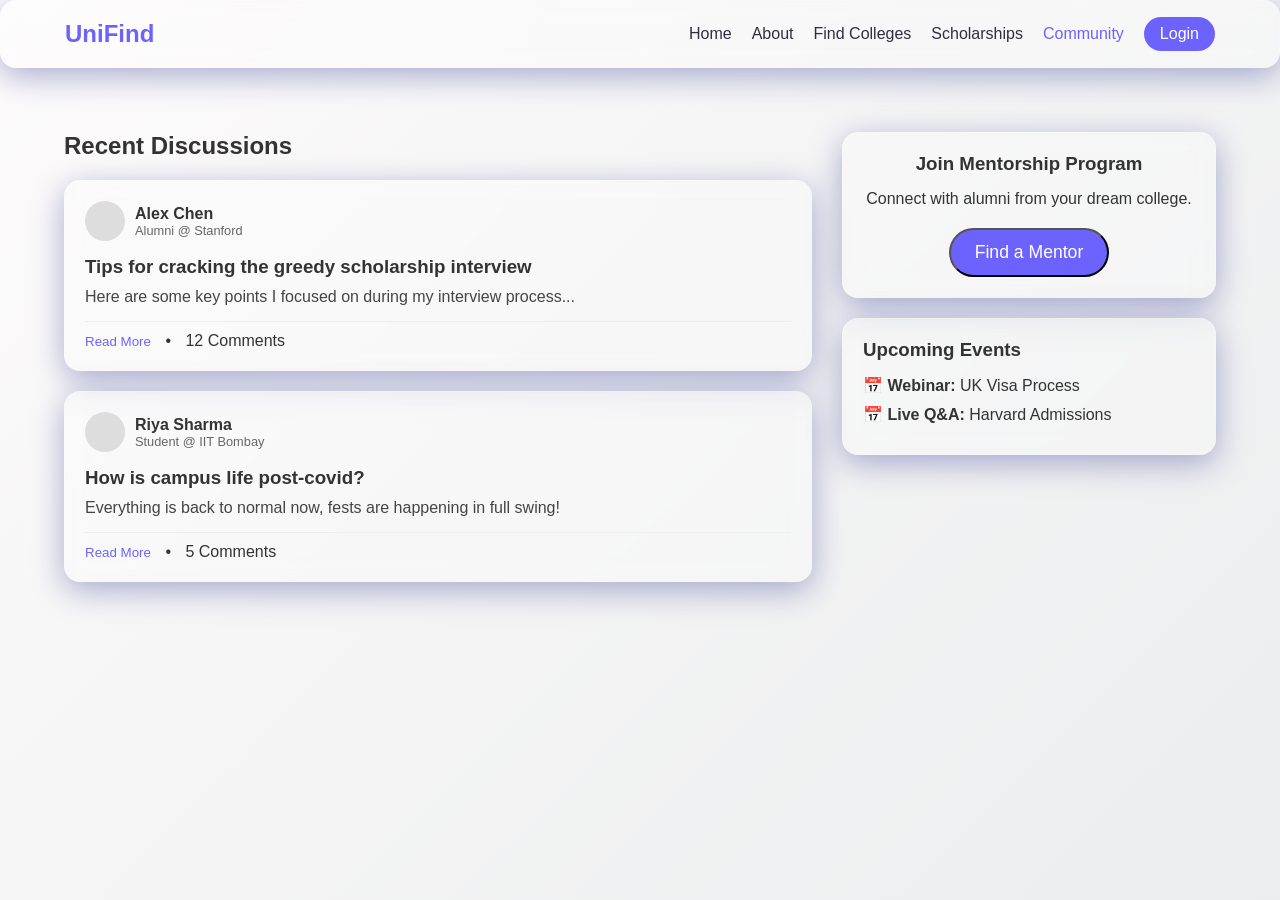
<file: community.html>
<!DOCTYPE html>
<html lang="en">

<head>
    <meta charset="UTF-8">
    <meta name="viewport" content="width=device-width, initial-scale=1.0">
    <title>Community - UniFind</title>
    <link rel="stylesheet" href="css/style.css">
</head>

<body>
    <nav class="glass">
        <a href="index.html" class="logo">UniFind</a>
        <div class="hamburger">
            <div class="line1"></div>
            <div class="line2"></div>
            <div class="line3"></div>
        </div>
        <div class="nav-links">
            <a href="index.html">Home</a>
            <a href="about.html">About</a>
            <a href="search.html">Find Colleges</a>
            <a href="scholarships.html">Scholarships</a>
            <a href="community.html" style="color: var(--primary-color);">Community</a>
            <a href="#" class="auth-btn">Login</a>
        </div>
    </nav>

    <div style="padding: 4rem 5%; display: grid; grid-template-columns: 2fr 1fr; gap: 30px;">
        <main>
            <h2 style="margin-bottom: 20px;">Recent Discussions</h2>

            <div class="glass" style="padding: 20px; margin-bottom: 20px;">
                <div style="display: flex; align-items: center; margin-bottom: 15px;">
                    <div style="width: 40px; height: 40px; background: #ddd; border-radius: 50%; margin-right: 10px;">
                    </div>
                    <div>
                        <strong>Alex Chen</strong>
                        <div style="font-size: 0.8rem; color: #666;">Alumni @ Stanford</div>
                    </div>
                </div>
                <h3>Tips for cracking the greedy scholarship interview</h3>
                <p style="margin-top: 10px; color: #444;">Here are some key points I focused on during my interview
                    process...</p>
                <div style="margin-top: 15px; width: 100%; border-top: 1px solid #eee; padding-top: 10px;">
                    <button style="border: none; background: none; color: var(--primary-color); cursor: pointer;">Read
                        More</button>
                    <span style="margin: 0 10px;">•</span>
                    <span>12 Comments</span>
                </div>
            </div>

            <div class="glass" style="padding: 20px; margin-bottom: 20px;">
                <div style="display: flex; align-items: center; margin-bottom: 15px;">
                    <div style="width: 40px; height: 40px; background: #ddd; border-radius: 50%; margin-right: 10px;">
                    </div>
                    <div>
                        <strong>Riya Sharma</strong>
                        <div style="font-size: 0.8rem; color: #666;">Student @ IIT Bombay</div>
                    </div>
                </div>
                <h3>How is campus life post-covid?</h3>
                <p style="margin-top: 10px; color: #444;">Everything is back to normal now, fests are happening in full
                    swing!</p>
                <div style="margin-top: 15px; width: 100%; border-top: 1px solid #eee; padding-top: 10px;">
                    <button style="border: none; background: none; color: var(--primary-color); cursor: pointer;">Read
                        More</button>
                    <span style="margin: 0 10px;">•</span>
                    <span>5 Comments</span>
                </div>
            </div>

        </main>

        <aside>
            <div class="glass" style="padding: 20px; text-align: center;">
                <h3>Join Mentorship Program</h3>
                <p style="margin: 15px 0 20px;">Connect with alumni from your dream college.</p>
                <button class="cta-btn">Find a Mentor</button>
            </div>

            <div class="glass" style="padding: 20px; margin-top: 20px;">
                <h3>Upcoming Events</h3>
                <ul style="list-style: none; margin-top: 15px;">
                    <li style="margin-bottom: 10px;">📅 <strong>Webinar:</strong> UK Visa Process</li>
                    <li style="margin-bottom: 10px;">📅 <strong>Live Q&A:</strong> Harvard Admissions</li>
                </ul>
            </div>
        </aside>
    </div>
    <script src="js/app.js"></script>
</body>

</html>
</file>
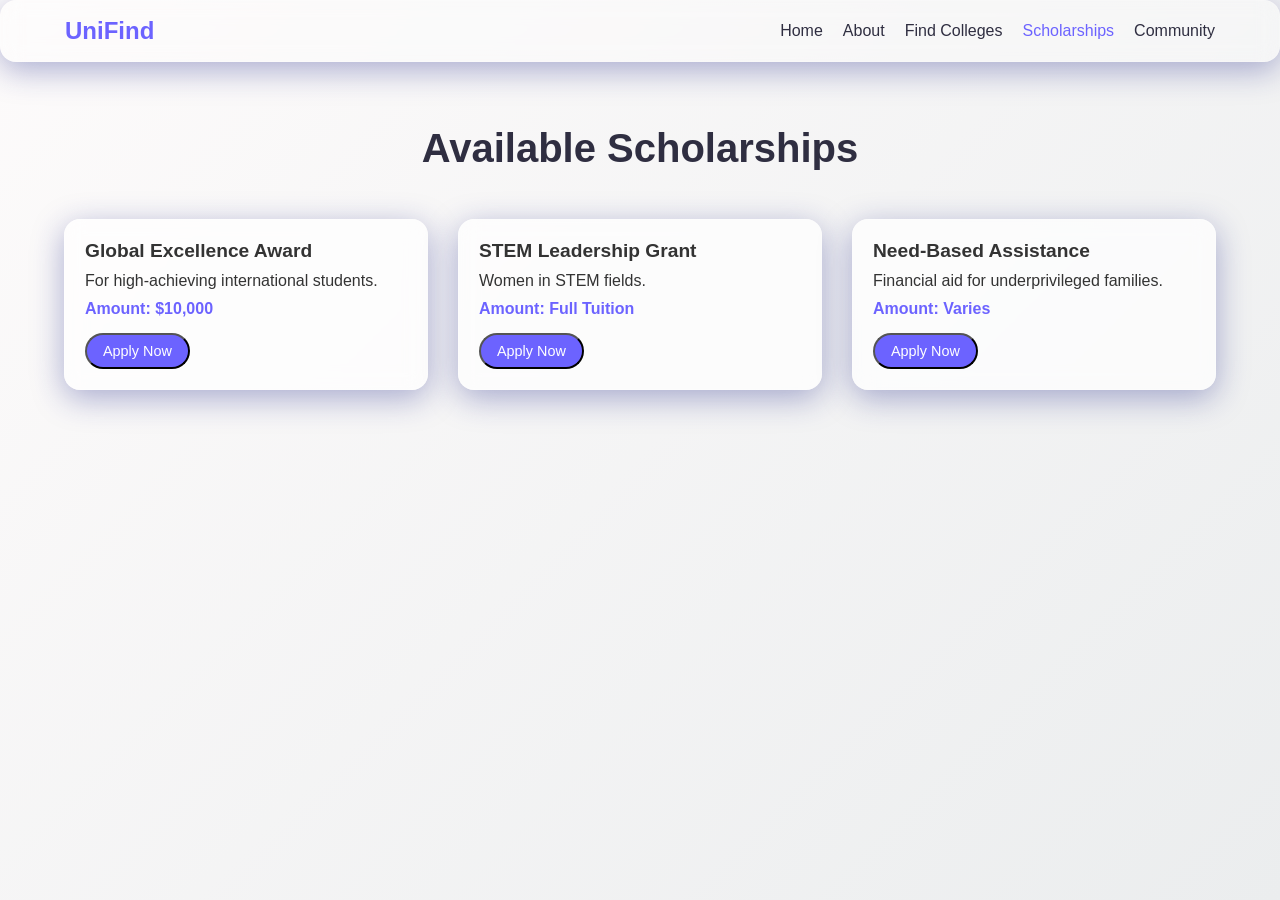
<file: scholarships.html>
<!DOCTYPE html>
<html lang="en">

<head>
    <meta charset="UTF-8">
    <meta name="viewport" content="width=device-width, initial-scale=1.0">
    <title>Scholarships - UniFind</title>
    <link rel="stylesheet" href="css/style.css">
</head>

<body>
    <nav class="glass">
        <a href="index.html" class="logo">UniFind</a>
        <div class="hamburger">
            <div class="line1"></div>
            <div class="line2"></div>
            <div class="line3"></div>
        </div>
        <div class="nav-links">
            <a href="index.html">Home</a>
            <a href="about.html">About</a>
            <a href="search.html">Find Colleges</a>
            <a href="scholarships.html" style="color: var(--primary-color);">Scholarships</a>
            <a href="community.html">Community</a>
        </div>
    </nav>

    <div style="padding: 4rem 5%;">
        <h1 class="section-title">Available Scholarships</h1>

        <div class="college-grid">
            <div class="glass college-card" style="padding: 20px;">
                <h3 class="card-title">Global Excellence Award</h3>
                <p style="margin: 10px 0;">For high-achieving international students.</p>
                <div style="font-weight: bold; color: var(--primary-color); margin-bottom: 15px;">Amount: $10,000</div>
                <button class="cta-btn" style="font-size: 0.9rem; padding: 8px 16px;">Apply Now</button>
            </div>

            <div class="glass college-card" style="padding: 20px;">
                <h3 class="card-title">STEM Leadership Grant</h3>
                <p style="margin: 10px 0;">Women in STEM fields.</p>
                <div style="font-weight: bold; color: var(--primary-color); margin-bottom: 15px;">Amount: Full Tuition
                </div>
                <button class="cta-btn" style="font-size: 0.9rem; padding: 8px 16px;">Apply Now</button>
            </div>

            <div class="glass college-card" style="padding: 20px;">
                <h3 class="card-title">Need-Based Assistance</h3>
                <p style="margin: 10px 0;">Financial aid for underprivileged families.</p>
                <div style="font-weight: bold; color: var(--primary-color); margin-bottom: 15px;">Amount: Varies</div>
                <button class="cta-btn" style="font-size: 0.9rem; padding: 8px 16px;">Apply Now</button>
            </div>
        </div>
    </div>
    <script src="js/app.js"></script>
</body>

</html>
</file>
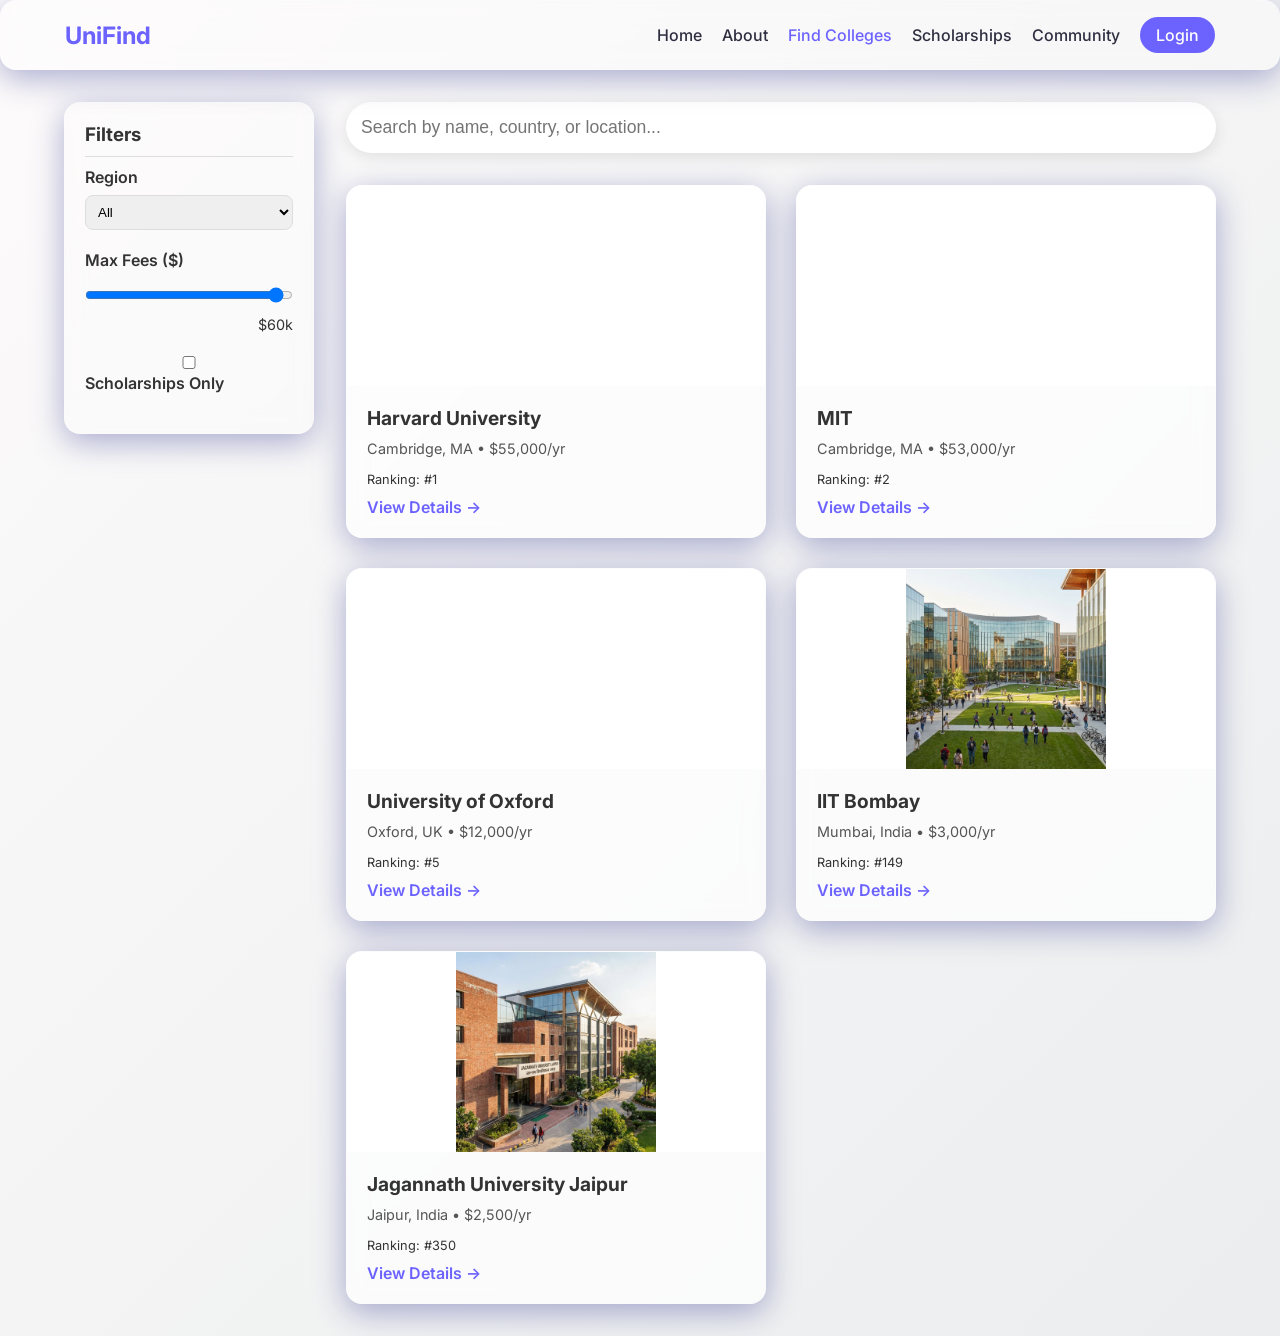
<file: search.html>
<!DOCTYPE html>
<html lang="en">

<head>
    <meta charset="UTF-8">
    <meta name="viewport" content="width=device-width, initial-scale=1.0">
    <title>Search Colleges - UniFind</title>
    <link rel="stylesheet" href="css/style.css">
    <link rel="preconnect" href="https://fonts.googleapis.com">
    <link href="https://fonts.googleapis.com/css2?family=Inter:wght@400;500;700&display=swap" rel="stylesheet">
    <style>
        .search-container {
            display: flex;
            padding: 2rem 5%;
            gap: 2rem;
        }

        .filters {
            flex: 1;
            max-width: 250px;
            padding: 20px;
            height: fit-content;
        }

        .results {
            flex: 3;
        }

        .filter-group {
            margin-bottom: 20px;
        }

        .filter-group label {
            display: block;
            margin-bottom: 8px;
            font-weight: 600;
        }

        .filter-group input,
        .filter-group select {
            width: 100%;
            padding: 8px;
            border-radius: 8px;
            border: 1px solid #ddd;
        }

        .search-bar {
            width: 100%;
            padding: 15px;
            border-radius: 30px;
            border: none;
            box-shadow: 0 4px 15px rgba(0, 0, 0, 0.1);
            margin-bottom: 2rem;
            font-size: 1.1rem;
        }
    </style>
</head>

<body>

    <nav class="glass">
        <a href="index.html" class="logo">UniFind</a>
        <div class="hamburger">
            <div class="line1"></div>
            <div class="line2"></div>
            <div class="line3"></div>
        </div>
        <div class="nav-links">
            <a href="index.html">Home</a>
            <a href="about.html">About</a>
            <a href="search.html" style="color: var(--primary-color);">Find Colleges</a>
            <a href="scholarships.html">Scholarships</a>
            <a href="community.html">Community</a>
            <a href="#" class="auth-btn">Login</a>
        </div>
    </nav>

    <div class="search-container">
        <!-- Sidebar Filters -->
        <aside class="glass filters">
            <h3>Filters</h3>
            <hr style="margin: 10px 0; border: 0; border-top: 1px solid #ddd;">

            <div class="filter-group">
                <label>Region</label>
                <select id="filter-region">
                    <option value="all">All</option>
                    <option value="National">National (India)</option>
                    <option value="International">International</option>
                </select>
            </div>

            <div class="filter-group">
                <label>Max Fees ($)</label>
                <input type="range" id="filter-fees" min="0" max="60000" step="5000" value="60000">
                <div id="fee-display" style="text-align: right; font-size: 0.9rem;">$60k</div>
            </div>

            <div class="filter-group">
                <label><input type="checkbox" id="filter-scholarship"> Scholarships Only</label>
            </div>
        </aside>

        <!-- Main Content -->
        <main class="results">
            <input type="text" class="search-bar" id="search-input"
                placeholder="Search by name, country, or location...">

            <div class="college-grid" id="results-grid">
                <!-- Populated by JS -->
            </div>
        </main>
    </div>

    <script src="js/data.js"></script>
    <script>
        const grid = document.getElementById('results-grid');
        const searchInput = document.getElementById('search-input');
        const regionFilter = document.getElementById('filter-region');
        const feeFilter = document.getElementById('filter-fees');
        const feeDisplay = document.getElementById('fee-display');
        const scholarshipFilter = document.getElementById('filter-scholarship');

        function renderColleges(data) {
            grid.innerHTML = '';
            data.forEach(college => {
                const card = document.createElement('div');
                card.className = 'glass college-card';
                card.innerHTML = `
                    <div class="card-img" style="background-image: url('${college.logo || ''}'); background-size: contain; background-repeat: no-repeat; background-position: center; background-color: white;"></div>
                    <div class="card-content">
                        <div class="card-title">${college.name}</div>
                        <div class="card-info">${college.location} • $${college.fees.toLocaleString()}/yr</div>
                        <div style="font-size: 0.8rem; margin-bottom: 10px;">Ranking: #${college.ranking}</div>
                        <a href="college.html?id=${college.id}" class="card-link">View Details →</a>
                    </div>
                `;
                grid.appendChild(card);
            });
            if (data.length === 0) {
                grid.innerHTML = '<p style="grid-column: 1/-1; text-align: center;">No colleges found matching criteria.</p>';
            }
        }

        function filterData() {
            const query = searchInput.value.toLowerCase();
            const region = regionFilter.value;
            const maxFee = parseInt(feeFilter.value);
            const scholarshipOnly = scholarshipFilter.checked;

            const filtered = colleges.filter(c => {
                const matchesSearch = c.name.toLowerCase().includes(query) || c.location.toLowerCase().includes(query);
                const matchesRegion = region === 'all' || c.type === region;
                const matchesFee = c.fees <= maxFee;
                const matchesSchol = !scholarshipOnly || c.scholarships;

                return matchesSearch && matchesRegion && matchesFee && matchesSchol;
            });

            renderColleges(filtered);
        }

        // Event Listeners
        searchInput.addEventListener('input', filterData);
        regionFilter.addEventListener('change', filterData);
        feeFilter.addEventListener('input', (e) => {
            feeDisplay.textContent = '$' + parseInt(e.target.value).toLocaleString() + 'k';
            filterData();
        });
        scholarshipFilter.addEventListener('change', filterData);

        // Initial Render
        renderColleges(colleges);
    </script>
    <script src="js/app.js"></script>
</body>

</html>
</file>
<file: css/style.css>
:root {
    --primary-color: #6C63FF;
    /* Modern Purple */
    --secondary-color: #2F2E41;
    --accent-color: #FF6584;
    /* Soft Pink */
    --text-color: #333;
    --bg-gradient: linear-gradient(135deg, #fdfbfb 0%, #ebedee 100%);
    --glass-bg: rgba(255, 255, 255, 0.25);
    --glass-border: rgba(255, 255, 255, 0.18);
    --glass-shadow: 0 8px 32px 0 rgba(31, 38, 135, 0.37);
    --font-family: 'Inter', sans-serif;
}

* {
    box-sizing: border-box;
    margin: 0;
    padding: 0;
}

body {
    font-family: var(--font-family);
    background: var(--bg-gradient);
    color: var(--text-color);
    min-height: 100vh;
}

/* Glassmorphism Classes */
.glass {
    background: var(--glass-bg);
    backdrop-filter: blur(10px);
    -webkit-backdrop-filter: blur(10px);
    border: 1px solid var(--glass-border);
    box-shadow: var(--glass-shadow);
    border-radius: 16px;
}

/* Navigation */
nav {
    display: flex;
    justify-content: space-between;
    align-items: center;
    padding: 1rem 5%;
    position: sticky;
    top: 0;
    z-index: 1000;
}

.logo {
    font-size: 1.5rem;
    font-weight: 700;
    color: var(--primary-color);
    text-decoration: none;
    z-index: 1001;
}

.hamburger {
    display: none;
    cursor: pointer;
    flex-direction: column;
    gap: 5px;
    z-index: 1001;
}

.hamburger div {
    width: 25px;
    height: 3px;
    background-color: var(--secondary-color);
    transition: all 0.3s ease;
}

.nav-links {
    display: flex;
    align-items: center;
}

.nav-links a {
    margin-left: 20px;
    text-decoration: none;
    color: var(--secondary-color);
    font-weight: 500;
    transition: color 0.3s;
}

.nav-links a:hover {
    color: var(--primary-color);
}

.auth-btn {
    background: var(--primary-color);
    color: white !important;
    padding: 8px 16px;
    border-radius: 20px;
}

/* Tablet & Mobile Styles */
@media (max-width: 768px) {
    .hamburger {
        display: flex;
    }

    .nav-links {
        position: fixed;
        right: 0;
        top: 0;
        height: 100vh;
        width: 100%;
        /* Full width mobile menu */
        background: rgba(255, 255, 255, 0.95);
        backdrop-filter: blur(10px);
        flex-direction: column;
        justify-content: center;
        align-items: center;
        transform: translateX(100%);
        transition: transform 0.4s ease-in-out;
        z-index: 1000;
    }

    .nav-links.active {
        transform: translateX(0);
    }

    .nav-links a {
        margin: 1.5rem 0;
        font-size: 1.2rem;
        margin-left: 0;
        /* Reset margin */
    }

    /* Hamburger Animation */
    .toggle .line1 {
        transform: rotate(-45deg) translate(-5px, 6px);
    }

    .toggle .line2 {
        opacity: 0;
    }

    .toggle .line3 {
        transform: rotate(45deg) translate(-5px, -6px);
    }
}

/* Hero Section */
header {
    display: flex;
    align-items: center;
    justify-content: space-between;
    padding: 4rem 5%;
    min-height: 80vh;
    background: url('../assets/hero_bg.png');
    background-size: cover;
    background-position: center;
    position: relative;
    color: white;
    /* Ensure text is visible on dark bg */
}

/* Add overlay for better text readability */
header::before {
    content: '';
    position: absolute;
    top: 0;
    left: 0;
    right: 0;
    bottom: 0;
    background: rgba(0, 0, 0, 0.3);
    z-index: 0;
}

.hero-content,
.hero-image {
    position: relative;
    z-index: 1;
}

.hero-title {
    font-size: 3.5rem;
    margin-bottom: 20px;
    line-height: 1.2;
    text-shadow: 0 2px 4px rgba(0, 0, 0, 0.3);
}

.hero-subtitle {
    font-size: 1.2rem;
    color: #eee;
    margin-bottom: 30px;
}

.cta-btn {
    display: inline-block;
    padding: 12px 24px;
    background: var(--primary-color);
    color: white;
    text-decoration: none;
    border-radius: 30px;
    font-size: 1.1rem;
    transition: transform 0.3s;
}

.cta-btn:hover {
    transform: translateY(-3px);
}

.hero-image {
    flex: 1;
    display: flex;
    justify-content: center;
}

.hero-card {
    padding: 20px;
    max-width: 400px;
    background: rgba(255, 255, 255, 0.6);
}

/* Featured Section */
.featured {
    padding: 4rem 5%;
}

.section-title {
    text-align: center;
    font-size: 2.5rem;
    margin-bottom: 3rem;
    color: var(--secondary-color);
}

.college-grid {
    display: grid;
    grid-template-columns: repeat(auto-fit, minmax(300px, 1fr));
    gap: 30px;
}

.college-card {
    overflow: hidden;
    transition: transform 0.3s;
    background: white;
    /* Fallback */
    background: rgba(255, 255, 255, 0.7);
}

.college-card:hover {
    transform: translateY(-10px);
}

.card-img {
    height: 200px;
    background: #ccc;
    object-fit: cover;
    width: 100%;
}

.card-content {
    padding: 20px;
}

.card-title {
    font-size: 1.2rem;
    font-weight: 700;
    margin-bottom: 10px;
}

.card-info {
    font-size: 0.9rem;
    color: #555;
    margin-bottom: 15px;
}

.card-link {
    color: var(--primary-color);
    text-decoration: none;
    font-weight: 600;
}

/* Footer */
footer {
    padding: 2rem 5%;
    text-align: center;
    background: var(--secondary-color);
    color: white;
    margin-top: 4rem;
}

/* Responsive Adjustments */
@media (max-width: 1024px) {
    header {
        padding: 4rem 2rem;
    }

    .hero-title {
        font-size: 2.5rem;
    }
}

@media (max-width: 768px) {
    header {
        flex-direction: column;
        text-align: center;
        padding: 2rem 5%;
        padding-top: 6rem;
        /* Space for navbar */
        min-height: auto;
        /* Allow auto height */
    }

    .hero-title {
        font-size: 2.2rem;
    }

    .hero-subtitle {
        font-size: 1rem;
    }

    .hero-image {
        margin-top: 3rem;
        width: 100%;
        justify-content: center;
    }

    .hero-card {
        width: 100%;
        max-width: 100%;
    }

    .section-title {
        font-size: 2rem;
    }

    /* Search Page Mobile */
    .search-container {
        flex-direction: column;
        padding: 1rem 5%;
    }

    .filters {
        max-width: 100%;
        margin-bottom: 2rem;
    }

    /* College Page Mobile adjustments if not inline */
    .college-header h1 {
        font-size: 1.8rem !important;
        /* Override inline style */
    }

    .college-logo-large {
        width: 70px;
        height: 70px;
    }
}

@media (max-width: 480px) {
    .nav-links a {
        font-size: 1rem;
    }

    .hero-title {
        font-size: 1.8rem;
    }

    .cta-btn {
        width: 100%;
        text-align: center;
    }

    footer {
        padding: 2rem 1rem;
    }
}
</file>
